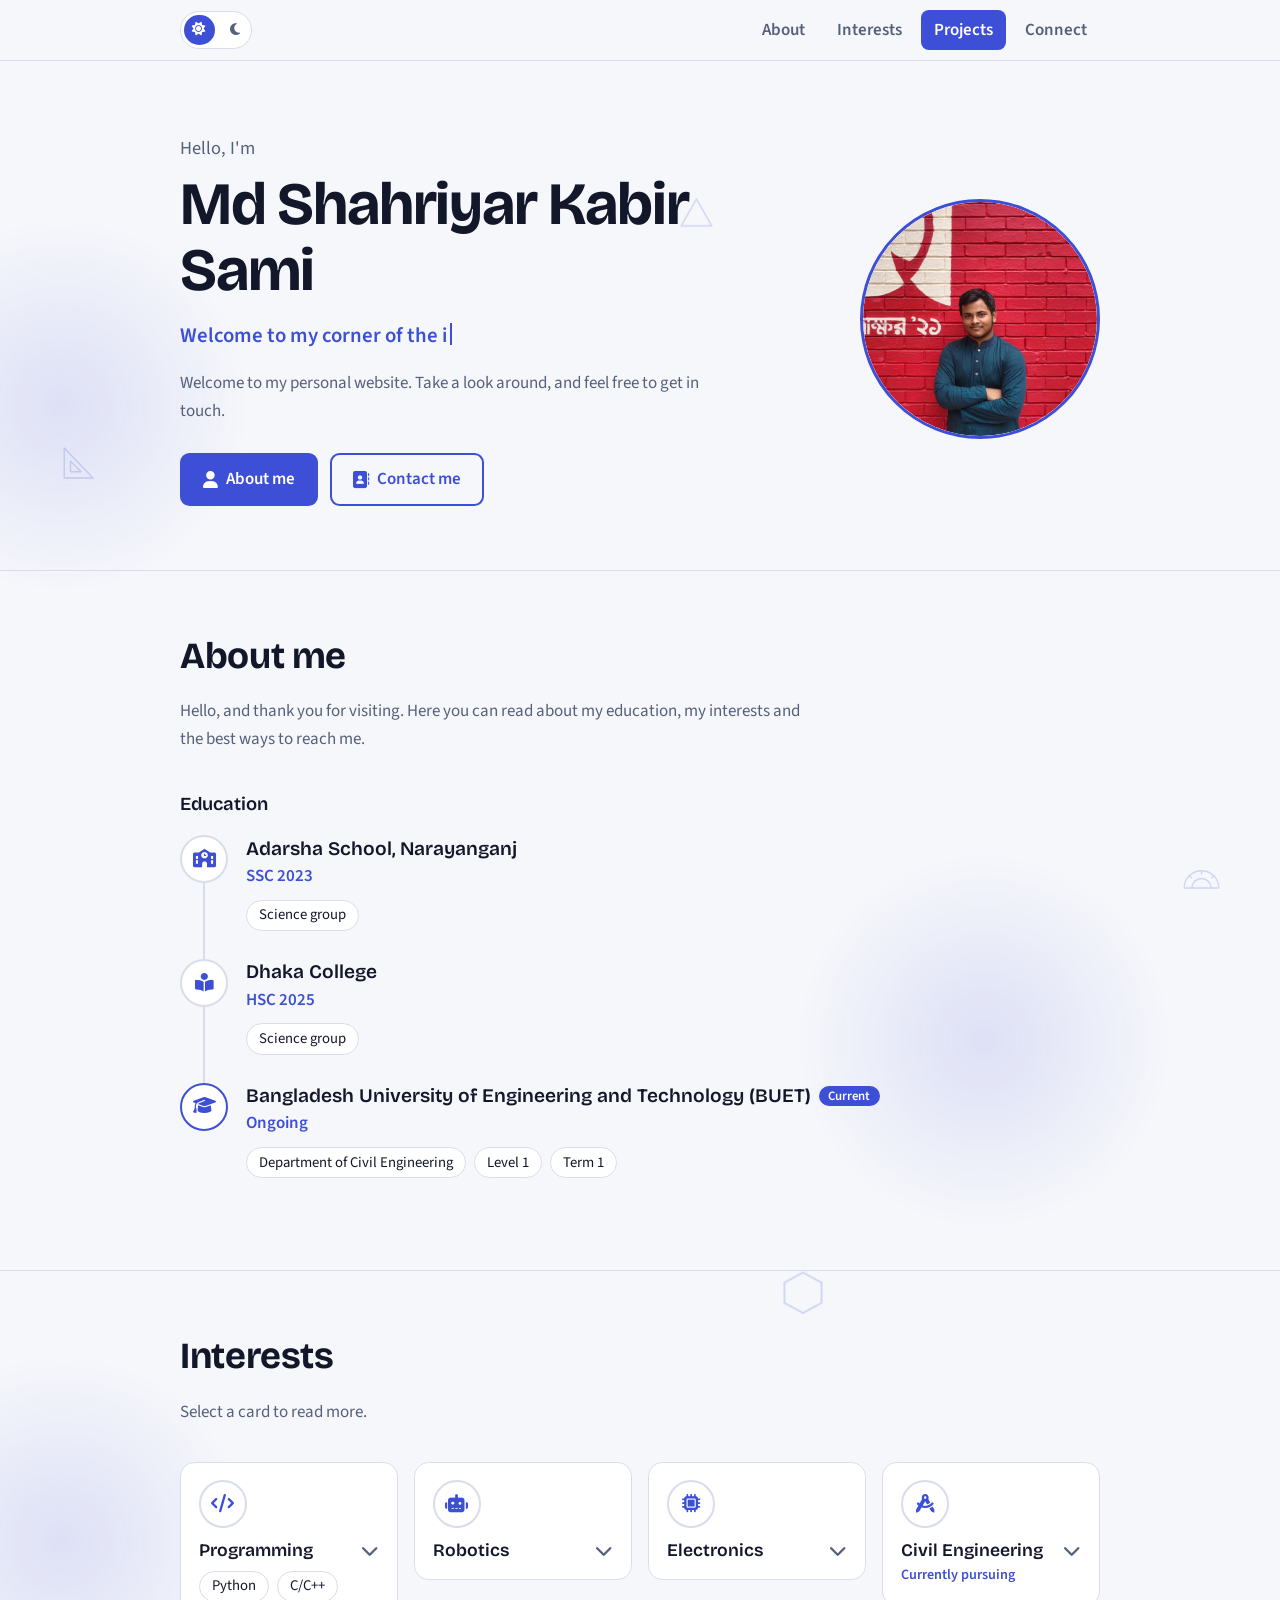
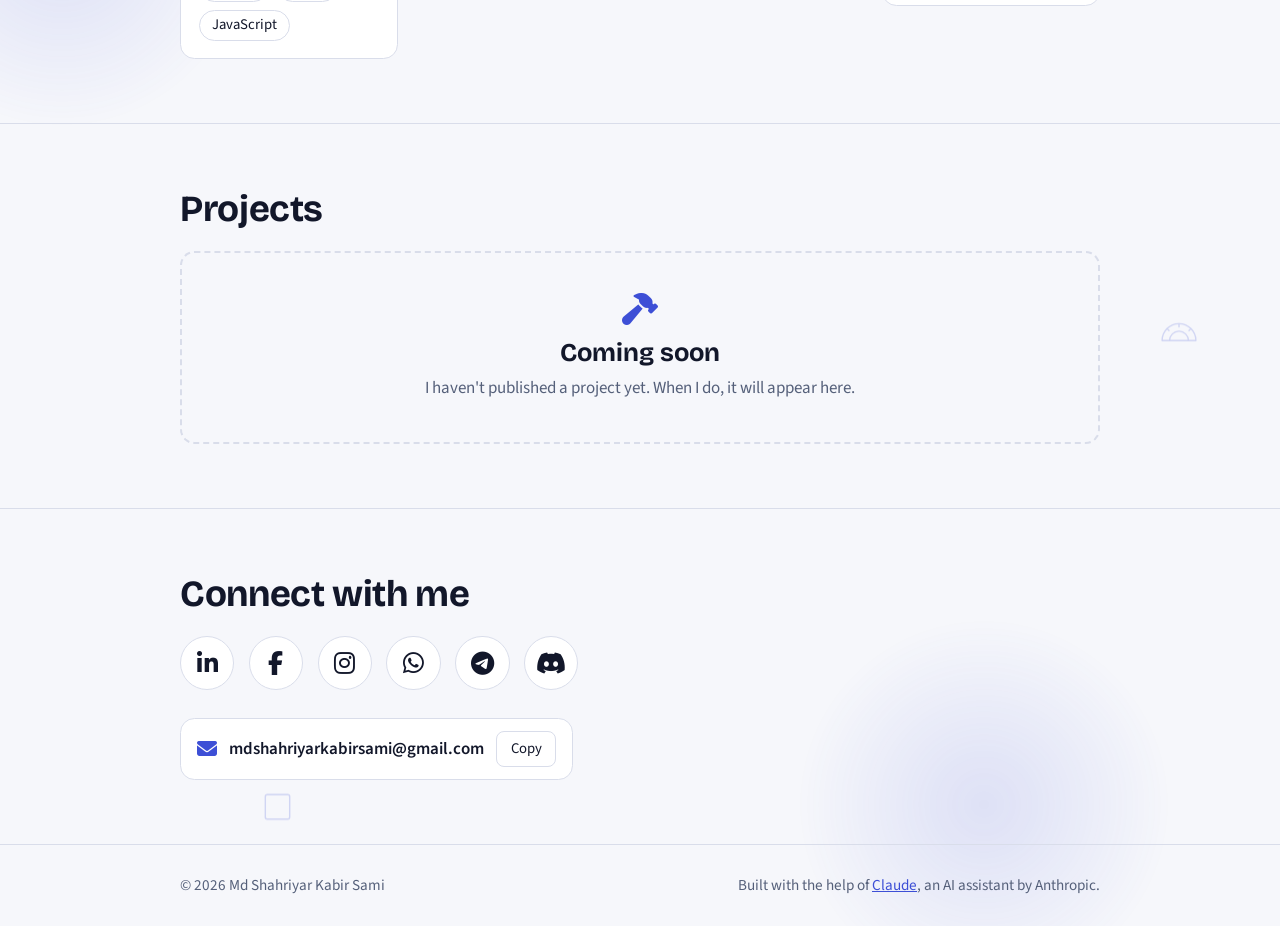
<file: index.html>
<!DOCTYPE html>
<!--
  PORTFOLIO WEBSITE: Md Shahriyar Kabir Sami
  ------------------------------------------------------------------
  Files:
    index.html            this page (the content)
    css/base.css          colours, fonts, basic styles
    css/layout.css        navbar, hero, sections, footer
    css/components.css    reusable pieces (cards, timeline, icons...)
    css/background.css    animated background shapes
    css/responsive.css    phone / tablet / large-screen rules
    js/config.js          simple ON/OFF settings   <-- start here
    js/utils.js           tiny helper functions
    js/theme.js           light / dark switch
    js/ui.js              menu, cards, copy button, tagline, photo
    js/background.js      parallax background shapes
    profile.jpg           your photo (optional, see js/config.js)

  Look for "COMPONENT" comments: each one is a block you can copy and
  paste to make more copies (another school, card, link, project...).
-->
<html lang="en">
<head>
<meta charset="utf-8">
<meta name="viewport" content="width=device-width, initial-scale=1">
<title>Md Shahriyar Kabir Sami | Portfolio</title>
<meta name="description" content="Personal portfolio of Md Shahriyar Kabir Sami, a student at BUET.">

<!-- Google Fonts: Bricolage Grotesque (headings) and Source Sans 3 (text) -->
<link rel="preconnect" href="https://fonts.googleapis.com">
<link rel="preconnect" href="https://fonts.gstatic.com" crossorigin>
<link href="https://fonts.googleapis.com/css2?family=Bricolage+Grotesque:opsz,wght@12..96,600;12..96,700&family=Source+Sans+3:wght@400;600&display=swap" rel="stylesheet">

<!-- Font Awesome: all the icons. Find more names at https://fontawesome.com/icons -->
<link rel="stylesheet" href="https://cdnjs.cloudflare.com/ajax/libs/font-awesome/6.5.1/css/all.min.css" crossorigin="anonymous" referrerpolicy="no-referrer">

<!-- Our own styles (the order matters: responsive.css must stay last) -->
<link rel="stylesheet" href="css/base.css">
<link rel="stylesheet" href="css/layout.css">
<link rel="stylesheet" href="css/components.css">
<link rel="stylesheet" href="css/background.css">
<link rel="stylesheet" href="css/responsive.css">
</head>
<body>

<!-- Background shapes are drawn into this empty layer by js/background.js -->
<div class="bg" id="bg" aria-hidden="true"></div>

<!-- ================= NAVBAR ================= -->
<header class="nav">
  <div class="wrap">

    <!-- Theme switch (left). Controlled by js/theme.js -->
    <button class="switch" id="theme" type="button" aria-label="Switch colour theme">
      <i class="fa-solid fa-sun" aria-hidden="true"></i><i class="fa-solid fa-moon" aria-hidden="true"></i>
      <span class="knob"><i class="fa-solid fa-sun" aria-hidden="true"></i></span>
    </button>

    <!-- Page links (right). Each <li> is one link; its href must match a section id below -->
    <ul class="menu" id="menu">
      <li><a href="#about">About</a></li>
      <li><a href="#interests">Interests</a></li>
      <li><a href="#projects">Projects</a></li>
      <li><a href="#connect">Connect</a></li>
    </ul>

    <!-- Menu button (phones only) -->
    <button class="burger" id="burger" type="button" aria-label="Open menu" aria-expanded="false" aria-controls="menu"><i class="fa-solid fa-bars"></i></button>
  </div>
</header>

<main id="top">

  <!-- ================= HERO (top of the page) ================= -->
  <div class="hero">
    <div class="wrap">
      <div>
        <p class="hello">Hello, I'm</p>
        <h1>Md Shahriyar Kabir Sami</h1>
        <!-- Typed tagline: change the text or switch it off in js/config.js -->
        <p class="tagline" id="tagline" aria-live="polite"></p>
        <p class="intro">Welcome to my personal website. Take a look around, and feel free to get in touch.</p>
        <div class="btns">
          <a class="btn primary" href="#about"><i class="fa-solid fa-user"></i>About me</a>
          <a class="btn" href="#connect"><i class="fa-solid fa-address-book"></i>Contact me</a>
        </div>
      </div>
      <!-- Profile picture: shows a blank icon or profile.jpg (see js/config.js) -->
      <div class="avatar" id="avatar" aria-label="Profile picture"></div>
    </div>
  </div>

  <!-- ================= ABOUT ================= -->
  <section id="about">
    <div class="wrap">
      <h2>About me</h2>
      <p class="lead">Hello, and thank you for visiting. Here you can read about my education, my interests and the best ways to reach me.</p>

      <h3 class="sub">Education</h3>
      <!-- Oldest first. To add an entry, copy one whole <li>...</li> block and paste it in order. -->
      <ol class="timeline">

        <!-- COMPONENT: Education entry -->
        <li>
          <span class="ico"><i class="fa-solid fa-school"></i></span>
          <div>
            <h3>Adarsha School, Narayanganj</h3>
            <p><span class="year">SSC 2023</span></p>
            <div class="chips"><span>Science group</span></div>
          </div>
        </li>

        <!-- COMPONENT: Education entry -->
        <li>
          <span class="ico"><i class="fa-solid fa-book-open-reader"></i></span>
          <div>
            <h3>Dhaka College</h3>
            <p><span class="year">HSC 2025</span></p>
            <div class="chips"><span>Science group</span></div>
          </div>
        </li>

        <!-- COMPONENT: Education entry (class "now" highlights the current one and uses the "Current" pill) -->
        <li class="now">
          <span class="ico"><i class="fa-solid fa-graduation-cap"></i></span>
          <div>
            <h3>Bangladesh University of Engineering and Technology (BUET)<span class="tag">Current</span></h3>
            <p><span class="year">Ongoing</span></p>
            <div class="chips"><span>Department of Civil Engineering</span><span>Level 1</span><span>Term 1</span></div>
          </div>
        </li>
      </ol>

      <!-- ABOUT EXTRAS (optional): uncomment any block you want, then edit the text.

      <h3 class="sub">A little more about me</h3>
      <p class="lead">Write two or three personal sentences here: what motivates you, or what you want to achieve.</p>

      <h3 class="sub">Languages</h3>
      <div class="chips"><span>Bangla</span><span>English</span></div>

      <h3 class="sub">Goals</h3>
      <div class="grid">
        COMPONENT: Info card (copy this <div> to add more)
        <div class="info"><h4>Short term</h4><p>For example: do well in my first year.</p></div>
        <div class="info"><h4>Long term</h4><p>For example: the kind of work I hope to do in the future.</p></div>
      </div>

      <h3 class="sub">Fun facts</h3>
      <div class="grid">
        <div class="info"><h4>Outside my studies</h4><p>Hobbies such as reading, football, cricket or gaming.</p></div>
        <div class="info"><h4>Favourite things</h4><p>A book, a film, a food or a place you like.</p></div>
      </div>

      <h3 class="sub">Achievements</h3>
      <div class="grid">
        <div class="info"><h4>Title of achievement</h4><p>A short description and the year.</p></div>
      </div>
      -->
    </div>
  </section>

  <!-- ================= INTERESTS ================= -->
  <section id="interests">
    <div class="wrap">
      <h2>Interests</h2>
      <p class="lead">Select a card to read more.</p>
      <div class="grid">

        <!-- COMPONENT: Interest card. Copy the whole <button>. Change the icon, title and text.
             The text inside <p class="more"> is hidden until the card is selected. -->
        <button class="card" type="button" aria-expanded="false">
          <span class="ico"><i class="fa-solid fa-code"></i></span>
          <strong>Programming <i class="fa-solid fa-chevron-down chev"></i></strong>
          <!-- Languages are always visible. Copy a <span> to add another language. -->
          <span class="chips"><span>Python</span><span>C/C++</span><span>JavaScript</span></span>
          <p class="more" hidden>I know Python, C/C++ and JavaScript, and I love solving problems with them.</p>
        </button>

        <!-- COMPONENT: Interest card -->
        <button class="card" type="button" aria-expanded="false">
          <span class="ico"><i class="fa-solid fa-robot"></i></span>
          <strong>Robotics <i class="fa-solid fa-chevron-down chev"></i></strong>
          <p class="more" hidden>I have been interested in robotics for a long time, and that interest is still going strong. I enjoy learning how machines sense, decide and move.</p>
        </button>

        <!-- COMPONENT: Interest card -->
        <button class="card" type="button" aria-expanded="false">
          <span class="ico"><i class="fa-solid fa-microchip"></i></span>
          <strong>Electronics <i class="fa-solid fa-chevron-down chev"></i></strong>
          <p class="more" hidden>I enjoy working with microcontrollers to build my own projects, from small circuits to working prototypes.</p>
        </button>

        <!-- COMPONENT: Interest card with a small note (the optional <small> line) -->
        <button class="card" type="button" aria-expanded="false">
          <span class="ico"><i class="fa-solid fa-compass-drafting"></i></span>
          <strong>Civil Engineering <i class="fa-solid fa-chevron-down chev"></i></strong>
          <small>Currently pursuing</small>
          <p class="more" hidden>This is my degree subject at BUET. I'm building a strong foundation in mathematics and mechanics, and I'm curious about how computation can support the design and analysis of the structures around us.</p>
        </button>
      </div>
    </div>
  </section>

  <!-- ================= PROJECTS ================= -->
  <section id="projects">
    <div class="wrap">
      <h2>Projects</h2>
      <div class="projects">

        <!-- COMPONENT: "Coming soon" box. Delete it when you add your first project. -->
        <div class="soon">
          <i class="fa-solid fa-hammer"></i>
          <strong>Coming soon</strong>
          <p>I haven't published a project yet. When I do, it will appear here.</p>
        </div>

        <!-- COMPONENT: Project card. Uncomment, edit, and copy it for each project.
        <article class="project">
          <h3>Project title</h3>
          <p>One or two sentences about what the project does and what you learned.</p>
          <div class="chips"><span>Python</span><span>ESP32</span></div>
          <div class="links">
            <a href="https://github.com/your-username/your-repo" target="_blank" rel="noopener"><i class="fa-brands fa-github"></i> Code</a>
            <a href="https://example.com" target="_blank" rel="noopener"><i class="fa-solid fa-arrow-up-right-from-square"></i> Live demo</a>
          </div>
        </article>
        -->
      </div>
    </div>
  </section>

  <!-- ================= CONNECT ================= -->
  <section id="connect">
    <div class="wrap">
      <h2>Connect with me</h2>

      <!-- Social icons. EDIT every href. To add one, copy a whole <a> line and change the icon name. -->
      <div class="socials">
        <!-- COMPONENT: Social icon -->
        <a class="soc" href="https://www.linkedin.com/in/shahriyarsami" target="_blank" rel="noopener" aria-label="LinkedIn" title="LinkedIn"><i class="fa-brands fa-linkedin-in"></i></a>
        <a class="soc" href="https://facebook.com/mdshahriyarsami" target="_blank" rel="noopener" aria-label="Facebook" title="Facebook"><i class="fa-brands fa-facebook-f"></i></a>
        <a class="soc" href="https://instagram.com/_shahriyar.sami_" target="_blank" rel="noopener" aria-label="Instagram" title="Instagram"><i class="fa-brands fa-instagram"></i></a>
        <!-- WhatsApp: use your number with the country code, without + or spaces -->
        <a class="soc" href="https://wa.me/shahriyarsami" target="_blank" rel="noopener" aria-label="WhatsApp" title="WhatsApp"><i class="fa-brands fa-whatsapp"></i></a>
        <a class="soc" href="https://t.me/shahriyarsami" target="_blank" rel="noopener" aria-label="Telegram" title="Telegram"><i class="fa-brands fa-telegram"></i></a>
        <a class="soc" href="https://discord.com/users/shahriyarsami" target="_blank" rel="noopener" aria-label="Discord" title="Discord"><i class="fa-brands fa-discord"></i></a>
      </div>

      <!-- COMPONENT: Email box (address, mail link and Copy button). Copy the whole <div> for a second address. -->
      <div class="mail">
        <i class="fa-solid fa-envelope"></i>
        <a href="mailto:mdshahriyarkabirsami@gmail.com">mdshahriyarkabirsami@gmail.com</a>
        <button class="copy" type="button">Copy</button>
      </div>
    </div>
  </section>
</main>

<!-- ================= FOOTER ================= -->
<footer>
  <div class="wrap">
    <span>&copy; <span data-year>2026</span> Md Shahriyar Kabir Sami</span>
    <span>Built with the help of <a href="https://claude.ai" target="_blank" rel="noopener">Claude</a>, an AI assistant by Anthropic.</span>
  </div>
</footer>

<!-- Scripts: the order matters (config and utils must come first) -->
<script src="js/config.js"></script>
<script src="js/utils.js"></script>
<script src="js/theme.js"></script>
<script src="js/ui.js"></script>
<script src="js/background.js"></script>
</body>
</html>
</file>
<file: css/base.css>
/* ============================================================
base.css: design tokens (colours, fonts), page reset and basic elements.
Edit the colours here to restyle the whole website.
============================================================ */

/* Design tokens (dark theme is the default). Change colours and fonts here. */
:root {
  --bg:#0D111C;
  --surface:#151B2B;
  --ink:#E8ECF6;
  --muted:#98A3BC;
  --line:#263049;
  --accent:#8EA2FF;
  --accent-ink:#0D111C;
  --display:"Bricolage Grotesque",system-ui,sans-serif;
  --body:"Source Sans 3",system-ui,sans-serif;
}

/* Light colours, used when the visitor's system is light and they have not picked a theme. */
@media (prefers-color-scheme:light) {
  :root:not([data-theme]) {
    --bg:#F6F7FB;
    --surface:#FFFFFF;
    --ink:#12172A;
    --muted:#55607A;
    --line:#D9DDEA;
    --accent:#3D4FD6;
    --accent-ink:#FFFFFF;
  }
}

/* Light colours, used when the visitor picks light with the switch. */
:root[data-theme="light"] {
  --bg:#F6F7FB;
  --surface:#FFFFFF;
  --ink:#12172A;
  --muted:#55607A;
  --line:#D9DDEA;
  --accent:#3D4FD6;
  --accent-ink:#FFFFFF;
}

/* Padding and borders count inside element widths */
* {
  box-sizing:border-box;
}

/* Smooth scrolling for menu links; leaves room under the sticky navbar */
html {
  scroll-behavior:smooth;
  scroll-padding-top:4.5rem;
}

/* Page background, text and base font; "relative" lets the background layer fill the page */
body {
  position:relative;
  margin:0;
  overflow-x:clip;
  background:var(--bg);
  color:var(--ink);
  font:1.0625rem/1.65 var(--body);
  transition:background .25s,color .25s;
}

/* Links use the accent colour */
a {
  color:var(--accent);
}

/* Buttons inherit the page font */
button {
  font:inherit;
  color:inherit;
  cursor:pointer;
}

/* Visible outline when navigating with the keyboard */
:focus-visible {
  outline:3px solid var(--accent);
  outline-offset:3px;
}

/* Centred content column used by every section */
.wrap {
  max-width:60rem;
  margin:0 auto;
  padding:0 1.25rem;
}
</file>
<file: css/layout.css>
/* ============================================================
layout.css: the big page areas: navbar, hero (top of page), section spacing and footer.
============================================================ */

/* Sticky top bar */
.nav {
  position:sticky;
  top:0;
  z-index:10;
  background:var(--bg);
  border-bottom:1px solid var(--line);
}

/* Navbar layout: theme switch on the left, links on the right */
.nav .wrap {
  display:flex;
  align-items:center;
  justify-content:space-between;
  gap:1.5rem;
  min-height:3.75rem;
}

/* Navigation link list (pushed to the right) */
.menu {
  display:flex;
  align-items:center;
  gap:.4rem;
  list-style:none;
  margin:0 0 0 auto;
  padding:0;
}

/* One navigation link */
.menu a {
  display:block;
  padding:.4rem .8rem;
  border-radius:.5rem;
  color:var(--muted);
  text-decoration:none;
  font-weight:600;
}

/* Link on hover */
.menu a:hover {
  color:var(--ink);
}

/* Link of the section currently being read (set by js/ui.js) */
.menu a[aria-current="true"] {
  color:var(--accent-ink);
  background:var(--accent);
}

/* Menu button, shown only on phones */
.burger {
  display:none;
  place-items:center;
  width:2.4rem;
  height:2.4rem;
  border:1px solid var(--line);
  border-radius:.6rem;
  background:var(--surface);
}
.burger:hover {
  border-color:var(--accent);
  color:var(--accent);
}

/* Theme switch track (sun and moon icons) */
.switch {
  position:relative;
  flex:none;
  display:flex;
  align-items:center;
  justify-content:space-between;
  width:4.5rem;
  height:2.4rem;
  padding:0 .7rem;
  border:1px solid var(--line);
  border-radius:999px;
  background:var(--surface);
  color:var(--muted);
  font-size:.85rem;
}
.switch:hover {
  border-color:var(--accent);
}

/* Sliding knob of the theme switch */
.knob {
  position:absolute;
  top:.2rem;
  left:.2rem;
  width:1.9rem;
  height:1.9rem;
  border-radius:50%;
  display:grid;
  place-items:center;
  background:var(--accent);
  color:var(--accent-ink);
  transition:transform .25s;
}

/* Knob moves right in dark mode */
.switch[data-mode="dark"] .knob {
  transform:translateX(2.1rem);
}

/* Hero */
/* Top introduction area */
.hero {
  padding:4.5rem 0 4rem;
}

/* Text on the left, profile picture on the right */
.hero .wrap {
  display:grid;
  grid-template-columns:minmax(0,1fr) auto;
  gap:3rem;
  align-items:center;
}

/* "Hello, I'm" line */
.hello {
  margin:0 0 .5rem;
  color:var(--muted);
  font-size:1.15rem;
}

/* Your name */
h1 {
  font:700 clamp(2rem,6vw,3.75rem)/1.1 var(--display);
  margin:0 0 1rem;
  letter-spacing:-.02em;
  overflow-wrap:anywhere;
}

/* Typed tagline */
.tagline {
  min-height:1.8em;
  margin:0 0 .75rem;
  font-size:1.3rem;
  color:var(--accent);
  font-weight:600;
}

/* Blinking cursor after the tagline */
.tagline::after {
  content:"";
  display:inline-block;
  width:2px;
  height:1.1em;
  margin-left:3px;
  vertical-align:-.15em;
  background:currentColor;
  animation:blink 1s steps(1) infinite;
}
@keyframes blink {
  50% {
    opacity:0;
  }
}

/* Short welcome paragraph */
.intro {
  max-width:34rem;
  margin:0 0 1.75rem;
  color:var(--muted);
}

/* Row of hero buttons */
.btns {
  display:flex;
  flex-wrap:wrap;
  gap:.75rem;
}

/* Outlined button */
.btn {
  display:inline-flex;
  align-items:center;
  gap:.5rem;
  padding:.65rem 1.3rem;
  border:2px solid var(--accent);
  border-radius:.6rem;
  text-decoration:none;
  font-weight:600;
  color:var(--accent);
}

/* Filled button (add class "primary") */
.btn.primary {
  background:var(--accent);
  color:var(--accent-ink);
}

/* Button lifts slightly on hover */
.btn:hover {
  transform:translateY(-2px);
}

/* Circular frame for the profile photo or the blank icon */
.avatar {
  width:clamp(9rem,26vw,15rem);
  aspect-ratio:1/1;
  border-radius:50%;
  border:3px solid var(--accent);
  background:var(--surface);
  display:grid;
  place-items:center;
  overflow:hidden;
  color:var(--muted);
  font-size:clamp(3.5rem,11vw,6.5rem);
}

/* Photo fills the circle and is cropped to a circle */
.avatar img {
  display:block;
  width:100%;
  height:100%;
  aspect-ratio:1/1;
  object-fit:cover;
  border-radius:50%;
}

/* Sections */
/* Spacing and divider line for every section */
section {
  padding:4rem 0;
  border-top:1px solid var(--line);
}

/* Section headings */
h2 {
  font:700 clamp(1.7rem,4vw,2.3rem)/1.15 var(--display);
  margin:0 0 1.25rem;
  letter-spacing:-.01em;
}

/* Intro paragraph under a heading */
.lead {
  max-width:40rem;
  color:var(--muted);
  margin:0 0 2.25rem;
}

/* Sub-heading inside a section */
.sub {
  font:600 1.15rem var(--display);
  margin:2.5rem 0 1.25rem;
}

/* Page footer */
footer {
  border-top:1px solid var(--line);
  padding:1.75rem 0;
  color:var(--muted);
  font-size:.95rem;
}

/* Footer text rows */
footer .wrap {
  display:flex;
  flex-wrap:wrap;
  justify-content:space-between;
  gap:.5rem;
}
</file>
<file: css/components.css>
/* ============================================================
components.css: reusable pieces. Each block marked COMPONENT matches a
copy-paste block in index.html (timeline entry, interest card, project card,
social icon, email box, info card).
============================================================ */

/* Education timeline */
/* COMPONENT Education timeline: the list */
.timeline {
  list-style:none;
  margin:0;
  padding:0;
}

/* One timeline entry: icon column + text column */
.timeline li {
  display:grid;
  grid-template-columns:3rem 1fr;
  gap:1.1rem;
  position:relative;
  padding-bottom:1.75rem;
}

/* Vertical line joining entries (not drawn after the last one) */
.timeline li:not(:last-child)::before {
  content:"";
  position:absolute;
  left:1.5rem;
  top:3rem;
  bottom:0;
  width:2px;
  margin-left:-1px;
  background:var(--line);
}

/* Round icon badge (used in the timeline and cards) */
.ico {
  display:grid;
  place-items:center;
  width:3rem;
  height:3rem;
  border-radius:50%;
  background:var(--surface);
  border:2px solid var(--line);
  color:var(--accent);
  font-size:1.15rem;
}

/* Highlighted badge for the current institution (class "now") */
.timeline .now .ico {
  border-color:var(--accent);
}

/* Institution name */
.timeline h3 {
  margin:.1rem 0 .15rem;
  font:600 1.2rem var(--display);
}

/* Year line */
.timeline p {
  margin:0;
  color:var(--muted);
}

/* Year text colour */
.year {
  font-weight:600;
  color:var(--accent);
}

/* Small "Current" pill */
.tag {
  display:inline-block;
  margin-left:.5rem;
  padding:.05rem .6rem;
  border-radius:999px;
  background:var(--accent);
  color:var(--accent-ink);
  font:600 .8rem var(--body);
  vertical-align:.15em;
}

/* Row of small pills */
.chips {
  display:flex;
  flex-wrap:wrap;
  gap:.5rem;
  margin-top:.6rem;
}

/* One pill */
.chips span {
  padding:.15rem .75rem;
  border:1px solid var(--line);
  border-radius:999px;
  font-size:.92rem;
  background:var(--surface);
}

/* Interests */
/* Responsive grid used for cards */
.grid {
  display:grid;
  grid-template-columns:repeat(auto-fit,minmax(13rem,1fr));
  gap:1rem;
  align-items:start;
}

/* COMPONENT Interest card (a button that expands) */
.card {
  text-align:left;
  width:100%;
  padding:1.1rem;
  border:1px solid var(--line);
  border-radius:.9rem;
  background:var(--surface);
}

/* Card border highlights on hover or when open */
.card:hover,.card[aria-expanded="true"] {
  border-color:var(--accent);
}

/* Icon spacing inside a card */
.card .ico {
  margin-bottom:.75rem;
  border-color:var(--line);
}

/* Card title row */
.card strong {
  display:flex;
  justify-content:space-between;
  align-items:center;
  font:600 1.1rem var(--display);
}

/* Small arrow */
.card .chev {
  transition:transform .2s;
  color:var(--muted);
}

/* Arrow flips when the card is open */
.card[aria-expanded="true"] .chev {
  transform:rotate(180deg);
}

/* Hidden description text */
.card .more {
  margin:.6rem 0 0;
  color:var(--muted);
  font-size:.98rem;
}

/* Small note under a card title */
.card small {
  display:block;
  margin-top:.2rem;
  color:var(--accent);
  font-weight:600;
}

/* Projects */
/* COMPONENT Projects grid */
.projects {
  display:grid;
  grid-template-columns:repeat(auto-fit,minmax(18rem,1fr));
  gap:1.25rem;
}

/* "Coming soon" placeholder box */
.soon {
  grid-column:1/-1;
  border:2px dashed var(--line);
  border-radius:.9rem;
  padding:2.5rem 1.5rem;
  text-align:center;
}

/* Placeholder icon */
.soon i {
  font-size:2rem;
  color:var(--accent);
  margin-bottom:.75rem;
}

/* Placeholder heading */
.soon strong {
  display:block;
  font:700 1.6rem var(--display);
}

/* Placeholder text */
.soon p {
  max-width:30rem;
  margin:.4rem auto 0;
  color:var(--muted);
}

/* COMPONENT Project card */
.project {
  display:flex;
  flex-direction:column;
  gap:.75rem;
  padding:1.4rem;
  border:1px solid var(--line);
  border-radius:.9rem;
  background:var(--surface);
}

/* Project title */
.project h3 {
  margin:0;
  font:600 1.25rem var(--display);
}

/* Project description */
.project p {
  margin:0;
  color:var(--muted);
}

/* Project links row */
.project .links {
  display:flex;
  gap:1rem;
  margin-top:auto;
}

/* One project link */
.project .links a {
  font-weight:600;
  text-decoration:none;
}

/* Connect */
/* COMPONENT Social icon row */
.socials {
  display:flex;
  flex-wrap:wrap;
  gap:.9rem;
  margin:0 0 1.75rem;
}

/* One round social icon button */
.soc {
  display:grid;
  place-items:center;
  width:3.4rem;
  height:3.4rem;
  border-radius:50%;
  border:1px solid var(--line);
  background:var(--surface);
  color:var(--ink);
  font-size:1.5rem;
  text-decoration:none;
  transition:transform .2s,background .2s,color .2s;
}

/* Icon button fills with the accent colour on hover */
.soc:hover {
  transform:translateY(-4px);
  background:var(--accent);
  color:var(--accent-ink);
  border-color:var(--accent);
}

/* COMPONENT Email box */
.mail {
  display:inline-flex;
  align-items:center;
  flex-wrap:wrap;
  gap:.75rem;
  padding:.75rem 1rem;
  border:1px solid var(--line);
  border-radius:.9rem;
  background:var(--surface);
}

/* Envelope icon */
.mail > i {
  color:var(--accent);
  font-size:1.25rem;
}

/* Email address text */
.mail a {
  color:var(--ink);
  font-weight:600;
  text-decoration:none;
}

/* Email address on hover */
.mail a:hover {
  color:var(--accent);
}

/* Copy button */
.copy {
  padding:.3rem .85rem;
  border:1px solid var(--line);
  border-radius:.5rem;
  background:transparent;
  font-size:.92rem;
}

/* Copy button on hover */
.copy:hover {
  border-color:var(--accent);
  color:var(--accent);
}

/* About extras (used by the commented blocks in the About section) */
/* COMPONENT Info card (used by the optional About blocks) */
.info {
  padding:1.1rem;
  border:1px solid var(--line);
  border-radius:.9rem;
  background:var(--surface);
}

/* Info card title */
.info h4 {
  margin:0 0 .35rem;
  font:600 1.05rem var(--display);
}

/* Info card text */
.info p {
  margin:0;
  color:var(--muted);
}
</file>
<file: css/background.css>
/* ============================================================
   background.css: the decorative parallax background.
   The shapes are created by js/background.js and placed inside
   <div id="bg"> behind the page content.
   ============================================================ */

/* Layer that covers the whole page, behind everything, and ignores clicks */
.bg {
  position: absolute;
  inset: 0;
  z-index: -1;
  overflow: hidden;
  pointer-events: none;
}

/* One decorative item. JS moves this wrapper for the parallax effect */
.bg-item {
  position: absolute;
  color: var(--accent);
  opacity: .2;
  will-change: transform;
}

/* The drawing inside an item (outline style, uses the accent colour) */
.bg-item svg {
  display: block;
  width: 100%;
  height: 100%;
  fill: none;
  stroke: currentColor;
  stroke-width: 2.2;
  stroke-linecap: round;
  stroke-linejoin: round;
  transform-origin: center;
}

/* Soft glow blobs */
.bg-glow {
  position: absolute;
  border-radius: 50%;
  background: radial-gradient(circle, var(--accent) 0, transparent 70%);
  opacity: .13;
  filter: blur(8px);
  will-change: transform;
}

/* Ongoing motion types (the inner drawing moves, the wrapper does parallax) */
.bg-item.spin svg  { animation: bg-spin  var(--dur, 60s) linear infinite; }
.bg-item.sway svg  { animation: bg-sway  var(--dur, 9s) ease-in-out infinite alternate; }
.bg-item.float svg { animation: bg-float var(--dur, 8s) ease-in-out infinite alternate; }

@keyframes bg-spin  { to { transform: rotate(360deg); } }
@keyframes bg-sway  { from { transform: rotate(-16deg); } to { transform: rotate(16deg); } }
@keyframes bg-float { from { transform: translateY(-8px) rotate(-4deg); } to { transform: translateY(8px) rotate(4deg); } }
</file>
<file: css/responsive.css>
/* ============================================================
responsive.css: adjustments for smaller and larger screens, and reduced motion.
Loaded last so it can override the other files.
============================================================ */

/* Accessibility: switch off animation for people who ask for less motion */
@media (prefers-reduced-motion:reduce) {
  html {
    scroll-behavior:auto;
  }
  * {
    transition:none!important;
    animation:none!important;
  }
}

/* Tablets and phones (760px and narrower): menu becomes a dropdown, layouts become one column */
@media (max-width:760px) {
  .burger {
    display:grid;
  }
  .menu {
    display:none;
    position:absolute;
    top:100%;
    left:0;
    right:0;
    flex-direction:column;
    align-items:stretch;
    gap:.2rem;
    margin:0;
    padding:.75rem 1.25rem 1rem;
    background:var(--bg);
    border-bottom:1px solid var(--line);
  }
  .menu.open {
    display:flex;
  }
  .hero {
    padding:2.5rem 0 3rem;
  }
  .hero .wrap {
    grid-template-columns:minmax(0,1fr);
    gap:2rem;
    justify-items:start;
  }
  .avatar {
    order:-1;
  }
  section {
    padding:3rem 0;
  }
}

/* Small phones (480px and narrower) */
@media (max-width:480px) {
  body {
    font-size:1rem;
  }
  .wrap {
    padding:0 1rem;
  }
  .btn {
    flex:1 1 100%;
    justify-content:center;
  }
  .tagline {
    font-size:1.1rem;
  }
  .timeline li {
    grid-template-columns:2.5rem minmax(0,1fr);
    gap:.8rem;
  }
  .timeline li:not(:last-child)::before {
    left:1.25rem;
    top:2.5rem;
  }
  .ico {
    width:2.5rem;
    height:2.5rem;
    font-size:1rem;
  }
  .timeline h3 {
    font-size:1.08rem;
  }
  .soc {
    width:3rem;
    height:3rem;
    font-size:1.3rem;
  }
  .mail {
    width:100%;
  }
  .mail a {
    overflow-wrap:anywhere;
  }
  footer .wrap {
    flex-direction:column;
  }
}

/* Very large screens: slightly bigger text and wider content */
@media (min-width:1500px) {
  html {
    font-size:112.5%;
  }
  .wrap {
    max-width:72rem;
  }
}
</file>
